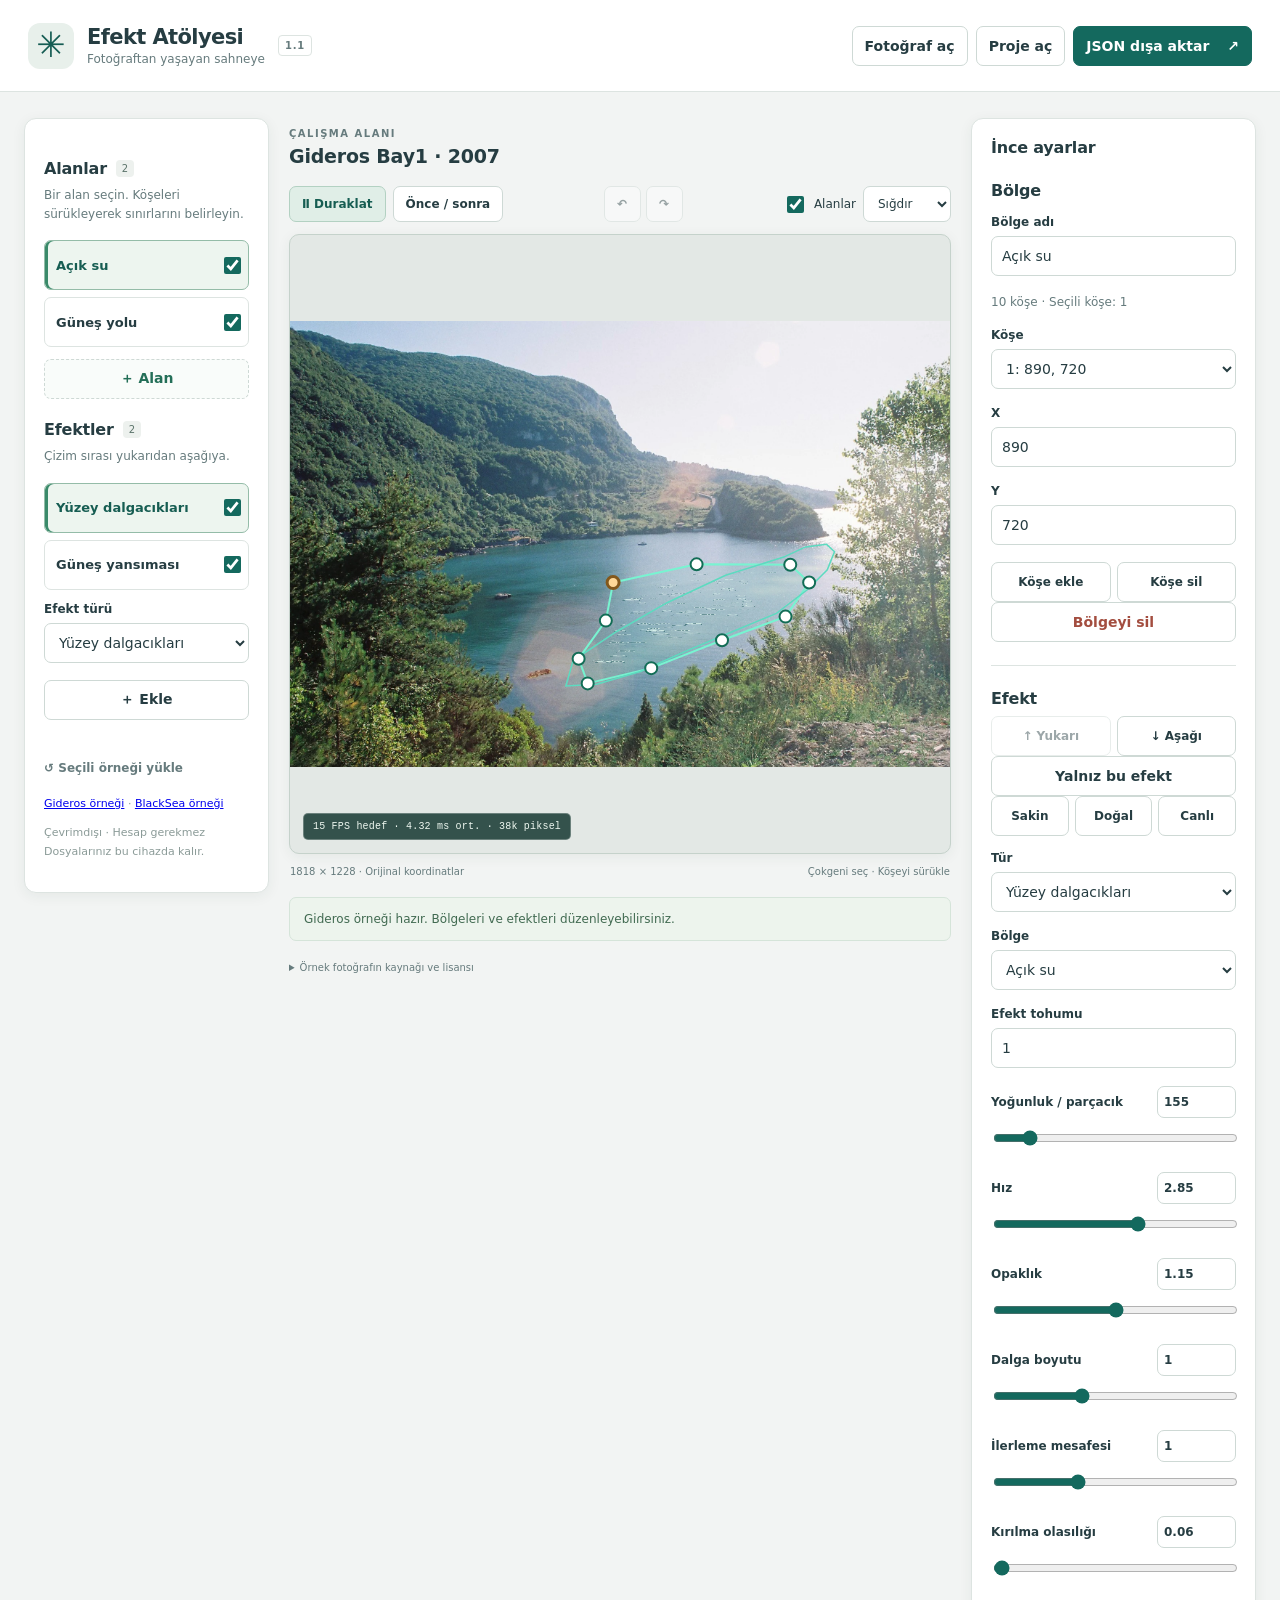
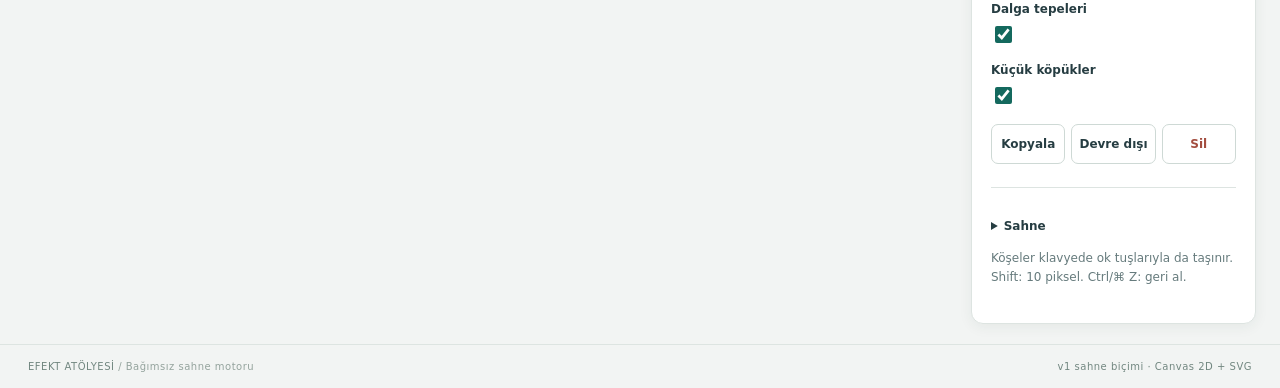
<file: index.html>
<!doctype html>
<html lang="tr">
<head>
  <meta charset="utf-8"><meta name="viewport" content="width=device-width,initial-scale=1">
  <meta name="color-scheme" content="light">
  <meta http-equiv="Content-Security-Policy" content="default-src 'self'; script-src 'self'; style-src 'self' 'unsafe-inline'; img-src 'self' data: blob:; connect-src 'self'; object-src 'none'; base-uri 'none'; form-action 'none'">
  <title>Efekt Atölyesi — Sahne düzenleyici</title>
  <link rel="icon" href="data:,">
  <link rel="stylesheet" href="styles.css">
  <script type="module" src="src/editor/main.mjs"></script>
</head>
<body>
  <header class="topbar">
    <div class="brand"><span class="brand-mark" aria-hidden="true">✳</span><div><h1>Efekt Atölyesi</h1><p>Fotoğraftan yaşayan sahneye</p></div><span class="version">1.1</span></div>
    <nav class="file-actions" aria-label="Proje işlemleri">
      <button type="button" id="open-photo">Fotoğraf aç</button><input id="photo-file" class="visually-hidden" type="file" accept="image/png,image/jpeg,image/webp,image/avif,image/gif" aria-label="Fotoğraf dosyası">
      <button type="button" id="open-project">Proje aç</button><input id="project-file" class="visually-hidden" type="file" accept=".json,application/json" aria-label="JSON proje dosyası">
      <button type="button" id="export" class="primary">JSON dışa aktar <span aria-hidden="true">↗</span></button>
    </nav>
  </header>
  <main class="workspace">
    <aside class="panel library" aria-label="Sahne katmanları">
      <section class="zone-library" aria-labelledby="zones-heading">
        <div class="section-title"><h2 id="zones-heading">Alanlar</h2><span id="zone-count" class="count">0</span></div>
        <p class="help">Bir alan seçin. Köşeleri sürükleyerek sınırlarını belirleyin.</p>
        <div id="zones" class="item-list" aria-label="Alan listesi"></div>
        <button type="button" id="add-zone" class="full dashed" title="Çokgen alan ekle">＋ Alan</button>
      </section>
      <section class="effect-library" aria-labelledby="effects-heading">
        <div class="section-title"><h2 id="effects-heading">Efektler</h2><span id="effect-count" class="count">0</span></div>
        <p class="help">Çizim sırası yukarıdan aşağıya.</p>
        <div id="effects" class="item-list" aria-label="Efekt listesi"></div>
        <div class="effect-add">
          <label class="field"><span>Efekt türü</span><select id="effect-type" title="Eklenecek efekt türü"></select></label>
          <button type="button" id="add-effect" class="full" title="Seçili alana efekt ekle">＋ Ekle</button>
        </div>
      </section>
      <div class="library-bottom"><button type="button" id="reset" class="text-button">↺ Seçili örneği yükle</button><p><a href="?example=gideros">Gideros örneği</a> · <a href="?example=blacksea">BlackSea örneği</a></p><p>Çevrimdışı · Hesap gerekmez<br>Dosyalarınız bu cihazda kalır.</p></div>
    </aside>
    <section class="stage-column" aria-label="Canlı önizleme">
      <div class="stage-heading"><div><span class="eyebrow">ÇALIŞMA ALANI</span><h2 id="photo-name">Gideros</h2></div></div>
      <div class="preview-toolbar" role="toolbar" aria-label="Görsel araçları">
        <h2 class="embedded-only">Canlı görsel</h2>
        <div class="toolbar-group"><button type="button" id="play" title="Önizlemeyi oynat veya duraklat" aria-pressed="true">Ⅱ Duraklat</button><button type="button" id="compare" title="Efektli ve orijinal görseli karşılaştır" aria-pressed="false">Önce / sonra</button></div>
        <div class="history-actions"><button type="button" id="undo" title="Geri al (Ctrl/⌘ Z)" aria-label="Geri al">↶</button><button type="button" id="redo" title="Yinele (Ctrl/⌘ Shift Z)" aria-label="Yinele">↷</button></div>
        <div class="toolbar-group"><label class="check" title="Alan sınırlarını göster"><input id="guides" type="checkbox" checked> Alanlar</label><label class="fit-control"><span class="visually-hidden">Fotoğraf yerleşimi</span><select id="fit"><option value="contain">Sığdır</option><option value="cover">Doldur</option></select></label></div>
      </div>
      <div id="preview-host" class="preview-host">
        <img id="photo" alt="Gideros örnek fotoğrafı" draggable="false">
        <svg id="guides-svg" xmlns="http://www.w3.org/2000/svg" aria-label="Bölge çokgenleri ve köşe tutamaçları"></svg>
        <span id="comparison-badge" class="comparison-badge" hidden>ÖNCE · Efektler kapalı</span>
        <div id="stats" class="stats" role="status">Motor hazırlanıyor…</div>
      </div>
      <p id="solo-status" class="help" role="status" hidden></p>
      <div class="stage-caption"><span id="dimensions">1818 × 1228 · Orijinal koordinatlar</span><span>Çokgeni seç · Köşeyi sürükle</span></div>
      <div id="status" class="status" role="status" aria-live="polite">Örnek sahne yükleniyor…</div>
      <details class="photo-credit"><summary>Örnek fotoğrafın kaynağı ve lisansı</summary><p id="credit-text"></p><p id="gideros-license"><a href="https://commons.wikimedia.org/wiki/File:Gideros_Bay1.jpg" target="_blank" rel="noreferrer">Makalp · Gideros Bay1 (2007)</a> · <a href="https://creativecommons.org/licenses/by-sa/3.0/" target="_blank" rel="license noreferrer">CC BY-SA 3.0</a>. Fotoğraf WebP olarak yeniden kodlanmıştır. Yalnızca örnek sahnedir.</p></details>
    </section>
    <aside class="panel inspector" aria-label="Bölge ve efekt ayarları">
      <div class="panel-heading"><h2>İnce ayarlar</h2></div>
      <div class="inspector-switch" aria-label="Düzenlenecek öğe"><button id="inspect-effect" type="button" aria-pressed="true">Efekt</button><button id="inspect-zone" type="button" aria-pressed="false">Alan</button></div>
      <section id="zone-inspector"></section>
      <div class="divider"></div>
      <section id="effect-inspector"></section>
      <div class="divider"></div>
      <details class="scene-settings"><summary>Sahne</summary>
      <label class="field">Sahne adı<input id="scene-name" maxlength="160"></label>
      <label class="field">Sahne tohumu<input id="scene-seed" maxlength="120" spellcheck="false"></label>
      <p class="help">Aynı tohum + aynı sahne = aynı başlangıç. Her düzenlemede önizleme başa döner.</p>
      <button type="button" id="restart" class="full">↺ Aynı tohumla baştan oynat</button>
      </details>
      <p class="help">Köşeler klavyede ok tuşlarıyla da taşınır. Shift: 10 piksel. Ctrl/⌘ Z: geri al.</p>
    </aside>
  </main>
  <footer class="app-footer"><span>EFEKT ATÖLYESİ <span class="muted">/ Bağımsız sahne motoru</span></span><span>v1 sahne biçimi · Canvas 2D + SVG</span></footer>
  <noscript>Bu yerel düzenleyiciyi kullanmak için JavaScript’i etkinleştirin.</noscript>
</body>
</html>
</file>
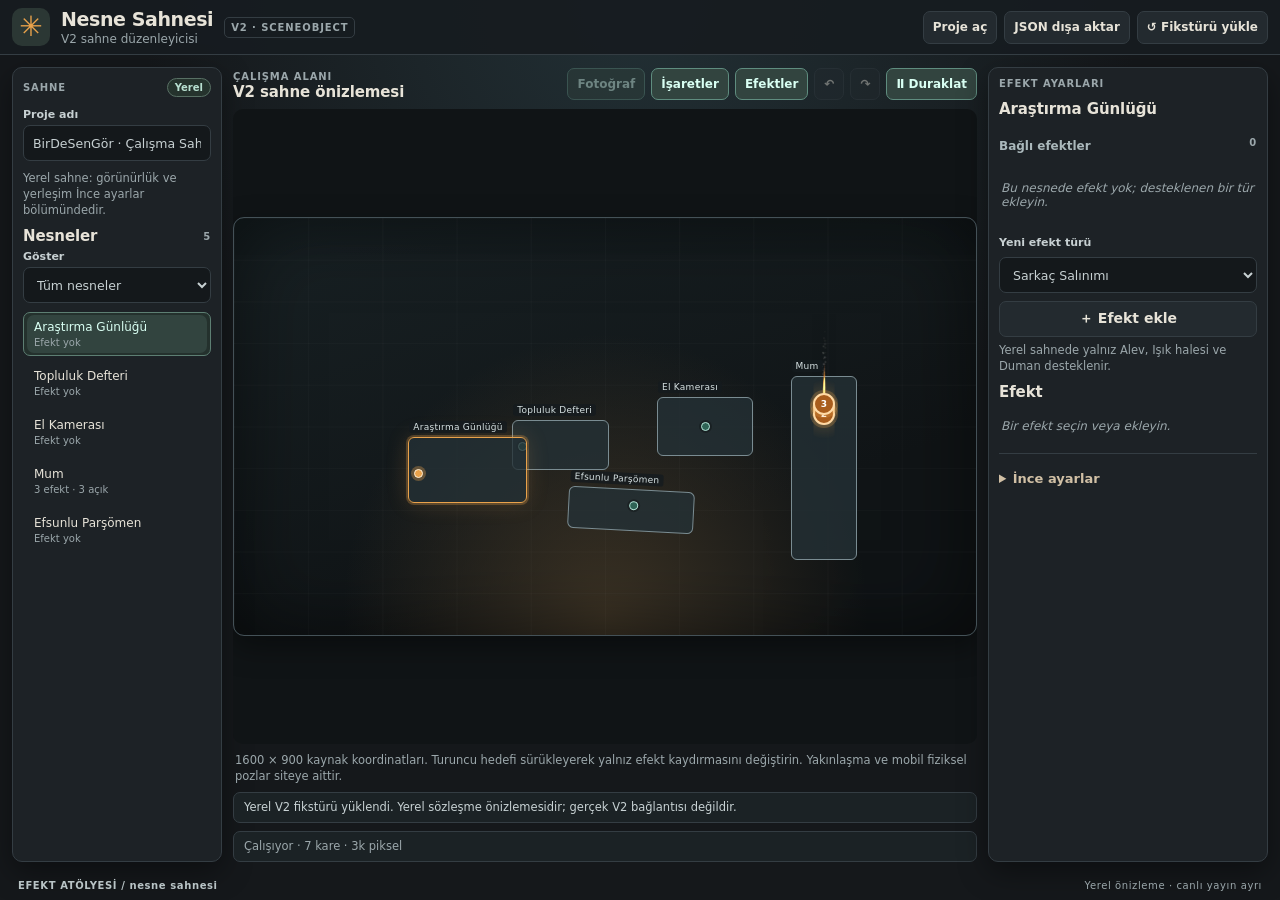
<file: scene.html>
<!doctype html>
<html lang="tr">
<head>
  <meta charset="utf-8"><meta name="viewport" content="width=device-width,initial-scale=1">
  <meta name="color-scheme" content="dark">
  <meta http-equiv="Content-Security-Policy" content="default-src 'self'; script-src 'self'; style-src 'self' 'unsafe-inline'; img-src 'self' data: blob:; connect-src 'self'; object-src 'none'; base-uri 'none'; form-action 'none'">
  <title>Efekt Atölyesi — Nesne sahnesi (yerel önizleme)</title>
  <link rel="icon" href="data:,">
  <link rel="stylesheet" href="scene.css">
  <script type="module" src="src/editor/scene-main.mjs"></script>
</head>
<body data-panel="library">
  <header class="scene-topbar">
    <div class="scene-brand">
      <span class="scene-mark" aria-hidden="true">✳</span>
      <div><h1>Nesne Sahnesi</h1><p>V2 sahne düzenleyicisi</p></div>
      <span class="scene-version">v2 · sceneObject</span>
    </div>
    <p class="scene-local-warning">Yerel önizleme · canlı yayın ayrı</p>
    <nav class="scene-actions" aria-label="Proje işlemleri">
      <button type="button" id="open-project">Proje aç</button>
      <input id="project-file" class="visually-hidden" type="file" accept=".json,application/json" aria-label="V2 JSON proje dosyası">
      <button type="button" id="export">JSON dışa aktar</button>
      <button type="button" id="reset">↺ Fikstürü yükle</button>
    </nav>
  </header>

  <main class="scene-workspace">
    <aside id="library-panel" class="scene-panel scene-library" aria-label="Sahne nesneleri ve efektler">
      <div class="scene-panel-heading"><span class="scene-eyebrow">SAHNE</span><span class="scene-local-badge">Yerel</span></div>
      <label class="scene-field">Proje adı<input id="scene-name" maxlength="160"></label>
      <p class="scene-help" id="source-note"></p>
      <div class="scene-section-title"><h2>Nesneler</h2><span id="object-count" class="scene-count">0</span></div>
      <label class="scene-field">Göster<select id="object-filter"><option value="all">Tüm nesneler</option><option value="effects">Efektliler</option></select></label>
      <div id="object-list" class="scene-list"></div>
    </aside>

    <nav class="scene-mobile-tabs" aria-label="Düzenleme panelleri" role="tablist"><button type="button" role="tab" data-mobile-panel="library" aria-controls="library-panel" aria-selected="true">Nesneler</button><button type="button" role="tab" data-mobile-panel="inspector" tabindex="-1" aria-controls="inspector-panel" aria-selected="false">Efekt ayarları</button></nav>

    <section class="scene-stage-column" aria-label="Nesne sahnesi önizlemesi">
      <div class="scene-stage-heading">
        <div><span class="scene-eyebrow">ÇALIŞMA ALANI</span><h2>V2 sahne önizlemesi</h2></div>
        <div class="scene-toolbar">
          <button type="button" id="show-photo" aria-pressed="true" disabled>Fotoğraf</button>
          <button type="button" id="show-guides" aria-pressed="true">İşaretler</button>
          <button type="button" id="show-effects" aria-pressed="true">Efektler</button>
          <button type="button" id="undo" aria-label="Geri al" title="Geri al (Ctrl/⌘ Z)">↶</button>
          <button type="button" id="redo" aria-label="Yinele" title="Yinele (Ctrl/⌘ Shift Z)">↷</button>
          <button type="button" id="play" aria-pressed="true">Ⅱ Duraklat</button>
        </div>
      </div>
      <div class="scene-stage-well">
       <div id="scene-viewport" class="scene-viewport" aria-label="Normalleştirilmiş sahne görünümü">
        <img id="scene-photo" class="scene-photo" alt="BirDeSenGör güncel çalışma odası" draggable="false" hidden>
        <div id="scene-objects" class="scene-objects"></div>
        <div id="scene-markers" class="scene-markers"></div>
       </div>
      </div>
      <p class="scene-help scene-stage-help" id="coordinate-help">1600 × 900 kaynak koordinatları. Turuncu hedefi sürükleyerek yalnız efekt kaydırmasını değiştirin. Yakınlaşma ve mobil fiziksel pozlar siteye aittir.</p>
      <div id="status" class="scene-status" role="status" aria-live="polite">Sahne yükleniyor…</div>
      <div id="preview-status" class="scene-preview-status" role="status">Önizleme hazırlanıyor…</div>
    </section>

    <aside id="inspector-panel" class="scene-panel scene-inspector" aria-label="Nesne ve efekt özellikleri">
      <div class="scene-panel-heading"><span class="scene-eyebrow">EFEKT AYARLARI</span></div>
      <h2 id="selected-object-name">Bir nesne seçin</h2>
      <div class="scene-section-title"><h3>Bağlı efektler</h3><span id="effect-count" class="scene-count">0</span></div>
      <div id="effect-list" class="scene-list"></div>
      <div id="add-effect-controls">
        <label class="scene-field"><span>Yeni efekt türü</span><select id="add-effect-type"></select></label>
        <button type="button" id="add-effect" class="scene-full">＋ Efekt ekle</button>
        <p class="scene-help">Yerel sahnede yalnız Alev, Işık halesi ve Duman desteklenir.</p>
      </div>
      <section id="effect-inspector"></section>
      <p id="site-effects-note" class="scene-help" hidden>Site kaynağında yalnız mevcut bağlı efektler düzenlenir. Yeni tür, kopya ve bağlantı eklemek site motoru entegrasyonu gerektirir.</p>
      <details id="advanced-settings" class="scene-advanced">
        <summary>İnce ayarlar</summary>
        <section id="effect-advanced"></section>
        <section id="object-inspector"></section>
        <div class="scene-divider"></div>
        <p class="scene-help" id="scene-id-line"></p>
        <label class="scene-field">Sahne tohumu<input id="scene-seed" maxlength="120" spellcheck="false"></label>
        <p class="scene-help">Aynı tohum ve parametreler aynı başlangıcı üretir. Profiller yalnız efekt parametrelerini değiştirir.</p>
      </details>
    </aside>
  </main>
  <footer class="scene-footer"><span>EFEKT ATÖLYESİ <span>/ nesne sahnesi</span></span><span>Yerel önizleme · canlı yayın ayrı</span></footer>
  <noscript>Bu yerel düzenleyiciyi kullanmak için JavaScript’i etkinleştirin.</noscript>
</body>
</html>
</file>
<file: styles.css>
:root{font-family:system-ui,-apple-system,"Segoe UI",sans-serif;color:#263d42;background:#f2f4f3;font-size:14px;--accent:#14695e;--border:#dde4e1;--muted:#667b7d;--shadow:0 3px 14px #203b3510}*{box-sizing:border-box}body{margin:0}button,input,select{font:inherit}button,select,input{min-height:40px;border:1px solid #ced9d5;border-radius:7px;background:white;color:inherit}button{padding:8px 12px;cursor:pointer;font-weight:600;transition:background .12s}button:hover{background:#edf4f1;border-color:#9db7ac}button:disabled{opacity:.45;cursor:default}button.primary{background:var(--accent);border-color:var(--accent);color:#fff}button.primary:hover{background:#0e554c}button[aria-pressed=true]{background:#e0eee7;color:#165d52;border-color:#b3d1c2}:focus-visible{outline:3px solid #e8a440;outline-offset:3px}input,select{padding:8px 10px;max-width:100%;width:100%}input[type=checkbox]{width:17px;height:17px;min-height:0;accent-color:var(--accent);cursor:pointer}input[type=range]{padding:0;min-height:26px;accent-color:var(--accent)}.topbar{min-height:92px;background:#fff;border-bottom:1px solid var(--border);display:flex;align-items:center;justify-content:space-between;padding:18px 28px;gap:20px}.brand{display:flex;gap:13px;align-items:center}.brand-mark{font-size:35px;line-height:1;color:#155c53;background:#e8f0eb;width:46px;height:46px;border-radius:12px;display:grid;place-items:center}h1{font-size:21px;letter-spacing:-.6px;margin:0}h2{font-size:16px;margin:0;letter-spacing:-.2px}.brand p{margin:3px 0 0;font-size:12px;color:var(--muted)}.version{font-size:10px;letter-spacing:.8px;font-weight:700;border:1px solid var(--border);border-radius:4px;padding:4px 6px;white-space:nowrap;color:var(--muted)}.file-actions{display:flex;gap:8px;flex-wrap:wrap}.file-actions .primary span{margin-left:13px}.workspace{max-width:1920px;margin:auto;padding:26px 24px 20px;display:grid;grid-template-columns:245px minmax(300px,1fr) 285px;gap:20px;align-items:start}.panel{background:white;border:1px solid var(--border);box-shadow:var(--shadow);border-radius:12px;padding:19px;min-width:0}.panel-heading{display:flex;align-items:center;justify-content:space-between;gap:8px;margin-bottom:24px}.eyebrow{font-size:10px;font-weight:750;letter-spacing:1.5px;color:var(--muted)}.local-badge{font-size:10px;color:#4d7563;white-space:nowrap}.local-badge i{display:inline-block;background:#52957c;width:5px;height:5px;border-radius:50%;margin-right:4px}.field{display:flex;flex-direction:column;gap:7px;font-size:12px;font-weight:600;margin-bottom:17px}.field input,.field select{font-size:14px;font-weight:400}.section-title{display:flex;align-items:center;gap:9px;margin:21px 0 8px}.count{font-size:10px;background:#edf1ee;color:#5c746b;border-radius:4px;padding:3px 6px}.help{font-size:12px;line-height:1.6;color:var(--muted);margin:8px 0 16px}.item-list{display:grid;gap:7px;margin-bottom:12px}.list-row{display:flex;align-items:center;gap:6px;border:1px solid var(--border);border-radius:7px;background:#fff;padding:4px}.list-row.selected{background:#edf5ef;border-color:#94bca8;box-shadow:inset 3px 0 #3a8a6a}.list-row .row-select{flex:1;min-width:0;text-align:left;border:0;background:transparent;font-size:13px;font-weight:600;padding:7px;overflow:hidden;text-overflow:ellipsis}.row-select small{display:block;font-size:10px;color:var(--muted);font-weight:400;margin-top:4px}.row-toggle{display:grid;place-items:center;min-width:30px}.swatch{display:inline-block;width:8px;height:8px;border-radius:2px;margin-right:7px;background:#3caa8b}.list-row:nth-child(even) .swatch{background:#d6a252}.full{width:100%}.dashed{border-style:dashed;color:#246f58;background:#f9fcfa}.divider{height:1px;background:var(--border);margin:23px 0}.library-bottom{margin-top:32px}.text-button{border:0;background:transparent;padding:0;min-height:32px;color:var(--muted);text-align:left;font-size:12px}.library-bottom p{font-size:11px;line-height:1.7;color:#8b9b98}.stage-column{min-width:0}.stage-heading{display:flex;justify-content:space-between;align-items:center;min-height:55px;margin-bottom:13px}.stage-heading h2{font-size:19px;margin-top:5px}.history-actions{display:flex;gap:5px}.history-actions button{font-size:21px;min-width:37px;padding:1px 8px}.preview-toolbar{display:flex;justify-content:space-between;gap:10px;align-items:center;margin:0 0 12px;flex-wrap:wrap}.toolbar-group{display:flex;gap:7px;align-items:center}.preview-toolbar button,.preview-toolbar select{font-size:12px;min-height:36px}.check{display:flex;gap:7px;align-items:center;font-size:12px;white-space:nowrap}.fit-control select{width:88px}.preview-host{position:relative;width:100%;height:clamp(360px,51vw,620px);overflow:hidden;background:#e3e8e5;border:1px solid #c5d2cb;border-radius:10px;box-shadow:var(--shadow);isolation:isolate}.preview-host>img{display:block;position:absolute;inset:0;width:100%;height:100%;object-fit:contain;object-position:50% 50%;user-select:none}.preview-host>svg{position:absolute;inset:0;width:100%;height:100%;z-index:2;overflow:hidden;touch-action:none;pointer-events:none}.zone-polygon{stroke:#5ddbc0;stroke-width:1.5;fill:#42b99c08;pointer-events:all;cursor:pointer;vector-effect:non-scaling-stroke}.zone-polygon.is-selected{stroke:#78f4d1;stroke-width:2;fill:#42b99c15}.vertex{fill:#fff;stroke:#126d56;stroke-width:2;pointer-events:all;cursor:grab;outline:none}.vertex.selected,.vertex:focus{fill:#ffd898;stroke:#83581c;stroke-width:3}.vertex:active{cursor:grabbing}.stats{position:absolute;bottom:13px;left:13px;z-index:3;border:1px solid #ffffff45;background:#193a34dc;color:#eff8f1;font:10px ui-monospace,monospace;letter-spacing:.2px;padding:7px 9px;border-radius:5px;pointer-events:none}.comparison-badge{position:absolute;top:13px;left:13px;z-index:3;background:#fff2cf;color:#674c12;font-size:11px;font-weight:700;padding:7px 10px;border-radius:5px;pointer-events:none}.stage-caption{display:flex;justify-content:space-between;gap:10px;font-size:10px;color:var(--muted);padding:12px 1px}.status{padding:12px 14px;border:1px solid #d5e4d9;background:#edf4ed;color:#416a51;border-radius:7px;font-size:12px;line-height:1.5;margin-top:8px;min-height:43px}.status.error{background:#fff1ea;border-color:#edbda9;color:#8d3926}.photo-credit{font-size:10px;color:var(--muted);margin:18px 0;line-height:1.7}.photo-credit summary{cursor:pointer}.photo-credit a{color:inherit}#zone-inspector h2,#effect-inspector h2{margin-bottom:8px}.inspector .field{margin-top:15px}.inspector .button-row{display:flex;gap:6px;flex-wrap:wrap}.inspector .button-row button{flex:1;font-size:12px;padding:7px;white-space:nowrap}.danger{color:#a34d3f}.param{margin:18px 0}.param-line{display:flex;justify-content:space-between;align-items:center;gap:10px;font-size:12px;font-weight:600;margin-bottom:5px}.param-line input{width:79px;min-height:32px;padding:4px 6px;font-variant-numeric:tabular-nums}.param-line label{flex:1}.empty{font-size:12px;color:var(--muted);padding:14px 8px;border:1px dashed var(--border);border-radius:7px;line-height:1.6}.app-footer{display:flex;justify-content:space-between;gap:20px;padding:16px 28px;border-top:1px solid var(--border);color:#728780;font-size:10px;letter-spacing:.5px}.muted{color:#94a39d}.visually-hidden{position:absolute;width:1px;height:1px;padding:0;margin:-1px;overflow:hidden;clip:rect(0,0,0,0);white-space:nowrap;border:0}button[hidden],[hidden]{display:none!important}@media(min-width:1600px){.preview-host{height:680px}}@media(max-width:1180px){.workspace{grid-template-columns:210px minmax(300px,1fr);gap:16px;padding:20px 16px}.panel{padding:15px}.inspector{grid-column:1/-1;display:grid;grid-template-columns:1fr 1.4fr 1fr;gap:22px}.inspector>.divider{display:none}.inspector>section{min-width:0}.inspector>.field{grid-column:3;grid-row:1;align-self:start}.inspector>.help,.inspector>#restart{grid-column:3}.inspector #effect-inspector{grid-column:2;grid-row:1/6}.inspector #zone-inspector{grid-row:1/6}.preview-host{height:510px}}@media(max-width:700px){.topbar{padding:16px;align-items:start;flex-direction:column;gap:14px}.brand .version{margin-left:8px}.file-actions{width:100%}.file-actions button{flex:1;font-size:12px;padding:8px}.file-actions .primary span{margin:0}.workspace{display:flex;flex-direction:column;padding:15px 12px;gap:16px}.stage-column{width:100%;order:0}.library{order:1;width:100%}.inspector{order:2;width:100%;display:block}.preview-host{height:440px}.stage-heading{min-height:46px}.stage-heading h2{font-size:17px}.toolbar-group{gap:5px}.preview-toolbar{gap:8px}.preview-toolbar button{padding:7px}.stage-caption{font-size:9px}.stage-caption span:last-child{display:none}.inspector>.divider{display:block}.app-footer{padding:15px;font-size:9px;flex-direction:column;gap:7px}.stats{font-size:9px;left:8px;bottom:8px}.library-bottom{margin-top:18px}}

.embedded-only{display:none}
.scene-settings{margin-top:20px;font-size:12px}
.scene-settings summary{cursor:pointer;font-weight:600;padding:8px 0}
/* The Admin iframe owns one viewport; lists and inspector own their scrolling. */
html:has(body.embedded),body.embedded{height:100%;overflow:hidden}
body.embedded .topbar,body.embedded .app-footer,body.embedded .library-bottom,
body.embedded .help,body.embedded .photo-credit,body.embedded .stage-heading,
body.embedded .stage-caption{display:none}
body.embedded .workspace{height:100dvh;min-height:0;max-width:none;margin:0;padding:6px;gap:6px;display:grid;grid-template-columns:clamp(120px,10vw,170px) clamp(136px,11vw,180px) minmax(0,1fr) clamp(210px,19vw,290px);align-items:stretch;overflow:hidden}
body.embedded .library{display:contents}
body.embedded .zone-library,body.embedded .effect-library,body.embedded .inspector{min-width:0;min-height:0;background:#fff;border:1px solid var(--border);border-radius:6px;padding:8px;box-shadow:none}
body.embedded .zone-library,body.embedded .effect-library{display:flex;flex-direction:column;overflow:hidden}
body.embedded .section-title{flex:none;margin:0 0 8px;justify-content:space-between}
body.embedded h2{font-size:13px;letter-spacing:0}
body.embedded .item-list{display:flex;flex-direction:column;flex:1;min-height:0;overflow-y:auto;overflow-x:hidden;overscroll-behavior:contain;gap:4px;margin-bottom:8px}
body.embedded .list-row{flex:none;padding:2px;gap:2px;border-radius:4px}
body.embedded .list-row .row-select{min-height:29px;padding:4px;font-size:12px;white-space:nowrap}
body.embedded .list-row input{flex:none;width:15px;height:15px;margin:3px}
body.embedded button,body.embedded select,body.embedded input{min-height:30px;border-radius:4px;font-size:12px;padding:4px 6px}
body.embedded input[type=checkbox]{min-height:0;padding:0}
body.embedded .zone-library>button,body.embedded .effect-add{flex:none}
body.embedded .effect-add{display:grid;gap:5px}
body.embedded .effect-add .field{margin:0;gap:4px;font-size:11px}
body.embedded .stage-column{min-width:0;min-height:0;display:flex;flex-direction:column;overflow:hidden}
body.embedded .preview-toolbar{flex:none;justify-content:start;gap:5px;margin:0 0 6px;min-height:30px}
body.embedded .preview-toolbar h2{display:block;margin-right:auto}
body.embedded .toolbar-group{gap:4px}
body.embedded .preview-toolbar button,body.embedded .preview-toolbar select{min-height:28px;font-size:11px;padding:3px 5px}
body.embedded .history-actions{gap:3px}
body.embedded .history-actions button{min-width:27px;font-size:18px;padding:0 4px}
body.embedded .fit-control select{width:70px}
body.embedded .check{font-size:11px;gap:3px}
body.embedded .preview-host{flex:1;min-height:0;height:auto;width:100%;border-radius:6px;box-shadow:none}
body.embedded .stats{font-size:9px;left:7px;bottom:7px;padding:4px 6px}
body.embedded .status{flex:none;min-height:0;line-height:18px;height:20px;margin:3px 0 0;padding:0 4px;border:0;border-radius:3px;font-size:11px;overflow:hidden;text-overflow:ellipsis;white-space:nowrap;background:transparent}
body.embedded .status:not(.error){position:absolute;width:1px;height:1px;padding:0;margin:-1px;clip:rect(0,0,0,0);overflow:hidden}
body.embedded .inspector{grid-column:4;grid-row:1;display:block;overflow:auto;overscroll-behavior:contain}
body.embedded .inspector .panel-heading{margin:0 0 8px}
.inspector-switch{display:none}
body.embedded .inspector-switch{display:grid;grid-template-columns:1fr 1fr;gap:4px;margin-bottom:9px}
body.embedded .inspector-switch button{font-size:12px;min-height:29px}
body.embedded[data-inspector=zone] #effect-inspector,body.embedded[data-inspector=effect] #zone-inspector{display:none}
body.embedded .inspector>.divider{display:none}
body.embedded .inspector .field{margin:9px 0;gap:4px;font-size:11px}
body.embedded .inspector .field input,body.embedded .inspector .field select{font-size:12px}
body.embedded .inspector .param{margin:10px 0}
body.embedded .param-line{font-size:11px;margin-bottom:2px;gap:5px}
body.embedded .param-line input{min-height:26px;width:65px}
body.embedded input[type=range]{min-height:20px;padding:0}
body.embedded .inspector .button-row{gap:4px}
body.embedded .inspector .button-row button{padding:4px;font-size:11px;white-space:normal}
body.embedded .scene-settings{border-top:1px solid var(--border);margin-top:12px}
body.embedded .empty{padding:7px;font-size:11px;line-height:1.5}
@media(max-width:1100px){body.embedded .workspace{grid-template-columns:116px 132px minmax(0,1fr) 210px;gap:5px;padding:5px}body.embedded .preview-toolbar h2{flex-basis:100%;line-height:20px}body.embedded .zone-library,body.embedded .effect-library,body.embedded .inspector{padding:6px}}
/* Very narrow embeds keep every column reachable through one horizontal owner. */
@media(max-width:760px){body.embedded .workspace{grid-template-columns:100px 116px minmax(230px,1fr) 200px;overflow-x:auto}body.embedded .inspector{grid-column:4;grid-row:1}}

/* Keep the active solo-effect indicator visible without restoring verbose help text. */
body.embedded #solo-status:not([hidden]){display:block;flex:none;margin:0 0 4px;padding:2px 6px;border-radius:4px;background:#e7f3eb;color:#155d4d;font-size:11px;line-height:18px}
</file>
<file: scene.css>
:root{
  color-scheme:dark;font-family:system-ui,-apple-system,"Segoe UI",sans-serif;font-size:14px;
  color:#e7e3d8;background:#15181b;--bg:#15181b;--panel:#1d2226;--panel-2:#232a2f;
  --line:#343d43;--muted:#9ba7ab;--accent:#e9a24b;--accent-2:#65b7a4;--danger:#e07a6b;
  --shadow:0 10px 30px #0006;
}
*{box-sizing:border-box}
html,body{margin:0;min-height:100%;background:
  radial-gradient(circle at 50% 0,#223035 0,transparent 45%),var(--bg);overflow-x:hidden}
body{color:var(--text,#e7e3d8)}
button,input,select{font:inherit;color:inherit}
[hidden]{display:none!important}
button{min-height:36px;border:1px solid var(--line);border-radius:7px;background:var(--panel-2);padding:7px 11px;cursor:pointer;font-weight:600;transition:background .12s,border-color .12s}
button:hover:not(:disabled){background:#2c353b;border-color:#526169}
button:disabled{opacity:.42;cursor:default}
button[aria-pressed=true]{background:#32443f;border-color:#5f8d7f;color:#d9fff3}
input,select{width:100%;max-width:100%;min-height:36px;border:1px solid var(--line);border-radius:7px;background:#14181b;padding:7px 9px}
input[type=checkbox]{width:17px;height:17px;min-height:0;accent-color:var(--accent-2)}
button:focus-visible,input:focus-visible,select:focus-visible,.scene-marker:focus-visible{outline:3px solid var(--accent);outline-offset:2px}
h1{margin:0;font-size:19px;letter-spacing:-.4px}
h2{margin:0;font-size:15px;letter-spacing:-.1px}
.visually-hidden{position:absolute!important;width:1px!important;height:1px!important;padding:0!important;margin:-1px!important;overflow:hidden!important;clip:rect(0 0 0 0)!important;white-space:nowrap!important;border:0!important}

.scene-topbar{display:flex;align-items:center;gap:18px;flex-wrap:wrap;padding:12px 18px;border-bottom:1px solid var(--line);background:#171c20f2;position:sticky;top:0;z-index:20}
.scene-brand{display:flex;align-items:center;gap:11px;min-width:0}
.scene-mark{display:grid;place-items:center;width:38px;height:38px;border-radius:10px;background:#2b3734;color:var(--accent);font-size:28px;line-height:1;flex:none}
.scene-brand h1{white-space:nowrap}
.scene-brand p{margin:2px 0 0;color:var(--muted);font-size:12px}
.scene-version,.scene-eyebrow,.scene-count{font-size:10px;letter-spacing:.09em;font-weight:700;color:var(--muted);text-transform:uppercase}
.scene-version{border:1px solid var(--line);border-radius:5px;padding:4px 6px;white-space:nowrap}
.scene-local-warning{margin:0 auto;padding:7px 10px;border:1px solid #77552f;border-radius:7px;background:#332718;color:#f4c989;font-size:12px;text-align:center;max-width:520px}
.scene-actions{display:flex;gap:7px;flex-wrap:wrap;justify-content:flex-end;margin-left:auto}
.scene-actions button{min-height:33px;padding:5px 9px;font-size:12px}

.scene-workspace{width:100%;max-width:1920px;margin:0 auto;padding:12px;display:grid;grid-template-columns:minmax(0,228px) minmax(0,1fr) minmax(0,272px);gap:11px;align-items:start}
.scene-panel{background:var(--panel);border:1px solid var(--line);border-radius:10px;padding:13px;min-width:0;box-shadow:var(--shadow)}
.scene-panel-heading{display:flex;align-items:center;justify-content:space-between;gap:8px;margin-bottom:11px}
.scene-local-badge{font-size:10px;font-weight:700;border:1px solid #587064;border-radius:999px;padding:3px 7px;background:#25332d;color:#b8e0d1}
.scene-section-title{display:flex;align-items:center;justify-content:space-between;gap:8px;margin:8px 0 5px}
.scene-help{margin:5px 0 9px;color:var(--muted);font-size:11.5px;line-height:1.4}
.scene-divider{height:1px;background:var(--line);margin:13px 0}
.scene-field,.scene-inspector .field{display:block;margin:0 0 9px;font-size:11px;font-weight:700;color:#c7d0d2}
.scene-field>span,.scene-inspector .field>span{display:block;margin-bottom:4px}
.scene-field input,.scene-field select,.scene-inspector .field input,.scene-inspector .field select{margin-top:4px;font-size:12.5px;font-weight:400}
.scene-list{display:flex;flex-direction:column;gap:5px;margin-bottom:9px}
.scene-list-row{display:flex;align-items:center;gap:5px;min-width:0;border:1px solid transparent;border-radius:7px;padding:2px 3px}
.scene-list-row.selected{border-color:#5d7f73;background:#24312d}
.scene-row-select{flex:1;min-width:0;min-height:31px;padding:5px 7px;text-align:left;background:transparent;border:0;font-weight:500;font-size:12px;overflow:hidden;text-overflow:ellipsis;white-space:normal;overflow-wrap:anywhere}
.scene-row-select:hover{background:#2a3437}
.scene-row-meta{display:block;margin-top:3px;flex:none;font-size:10px;color:var(--muted);white-space:nowrap}
.scene-row-check{flex:none;display:grid;place-items:center;padding:0 3px}
.scene-full{width:100%}
.scene-empty{color:var(--muted);font-size:12px;font-style:italic;padding:6px 2px}

.scene-stage-column{min-width:0;display:flex;flex-direction:column;gap:8px}
.scene-stage-well{display:grid;place-items:center;min-height:0;aspect-ratio:16/9;max-height:760px;background:#101416;border-radius:10px;overflow:hidden}
.scene-stage-well .scene-viewport{min-height:0;max-height:none}
.scene-photo{position:absolute;inset:0;width:100%;height:100%;object-fit:fill;pointer-events:none}
.scene-photo[hidden]{display:none}
.has-photo.scene-viewport::before{display:none}
.has-photo .scene-object{background:transparent;border-color:#c4d7d43d;box-shadow:none}
.has-photo .scene-object.selected{border-color:var(--accent);box-shadow:0 0 0 1px #e9a24b55}
.has-photo .scene-object:not(.selected) .scene-object-anchor,.has-photo .scene-object:not(.selected) .scene-object-label{visibility:hidden}
.hide-guides .scene-object{border-color:transparent!important;box-shadow:none!important}
.hide-guides .scene-object-label,.hide-guides .scene-object-anchor,.hide-guides .scene-markers{visibility:hidden}
.scene-stage-heading{display:flex;align-items:center;justify-content:space-between;gap:10px;flex-wrap:wrap}
.scene-toolbar{display:flex;gap:6px;flex-wrap:wrap}
.scene-toolbar button{min-height:32px;padding:5px 9px;font-size:12px}
.scene-viewport{position:relative;width:100%;aspect-ratio:16/9;max-height:min(74vh,760px);min-height:190px;border:1px solid #445157;border-radius:11px;overflow:hidden;
  background:
   radial-gradient(ellipse at 50% 95%,#3b3224 0,transparent 50%),
   linear-gradient(160deg,#182124,#101416 70%);
  box-shadow:var(--shadow),inset 0 0 80px #0008}
.scene-viewport::before{content:"";position:absolute;inset:0;pointer-events:none;background-image:linear-gradient(#ffffff08 1px,transparent 1px),linear-gradient(90deg,#ffffff08 1px,transparent 1px);background-size:10% 10%;opacity:.7}
.scene-objects,.scene-markers{position:absolute;inset:0}
.scene-objects{z-index:1}
.scene-markers{z-index:5;pointer-events:none}
.scene-object{position:absolute;transform-origin:center;overflow:visible;border:1px solid #7a8c92;border-radius:6px;background:#243136c9;color:#e9eff0;cursor:pointer;min-width:8px;min-height:8px;transition:border-color .12s,box-shadow .12s}
.scene-object:hover{border-color:#b8d4d9}
.scene-object.selected{border-color:var(--accent);box-shadow:0 0 0 2px #e9a24b44,0 0 22px #e9a24b2e}
.scene-object.is-hidden{opacity:.32;border-style:dashed;background:transparent}
.scene-object-label{position:absolute;left:0;top:-17px;max-width:100%;overflow:hidden;text-overflow:ellipsis;white-space:nowrap;font-size:9px;letter-spacing:.03em;color:#d7e2e3;background:#151b1ecc;border-radius:3px;padding:1px 4px;pointer-events:none}
.scene-object-anchor{position:absolute;width:9px;height:9px;margin:-4.5px 0 0 -4.5px;border-radius:50%;border:1px solid #b7e7da;background:#2e6355;pointer-events:none;box-shadow:0 0 0 2px #0004}
.scene-object-anchor.is-selected{background:var(--accent);border-color:#fff1d8;box-shadow:0 0 0 3px #e9a24b55}
.scene-marker{position:absolute;transform:translate(-50%,-50%);pointer-events:auto;min-height:0;width:22px;height:22px;padding:0;border-radius:50%;border:2px solid #ffd9a4;background:#a95d1d;color:#fff;font-size:9px;font-weight:800;box-shadow:0 0 0 3px #e9a24b3d;cursor:grab;touch-action:none}
.scene-marker::after{content:"";position:absolute;inset:-8px;border-radius:50%}
.scene-marker.is-selected{z-index:3;background:var(--accent);color:#2b1703;cursor:grabbing}
.scene-marker.is-off{background:#596267;border-color:#9aa4a8;opacity:.62}
.scene-stage-help{margin:0 2px}
.scene-status,.scene-preview-status{border:1px solid var(--line);border-radius:7px;background:#1b2225;padding:7px 10px;font-size:11.5px;min-height:31px;color:#c8d2d4}
.scene-status.error{border-color:#7c3f38;background:#3a2221;color:#ffc4ba}
.scene-preview-status{color:var(--muted)}

.scene-inspector{max-height:calc(100dvh - 118px);overflow:auto}
.scene-inspector h3{margin:13px 0 5px;font-size:11px;letter-spacing:.08em;text-transform:uppercase;color:#aab8bb}
.scene-inspector .scene-field,.scene-inspector .field{margin-bottom:8px}
.scene-param{border-top:1px solid #30393e;padding-top:8px;margin-top:8px}
.scene-param-line{display:grid;grid-template-columns:minmax(0,1fr) 84px;align-items:center;gap:8px}
.scene-param-line label{font-size:11px;color:#c7d0d2;overflow-wrap:anywhere}
.scene-param input{min-height:32px}
.scene-button-row{display:flex;gap:6px;flex-wrap:wrap;margin-top:10px}
.scene-button-row button{flex:1;min-width:72px;font-size:11.5px}
button.scene-danger{border-color:#7c4a43;color:#ffc7bd}
button.scene-danger:hover{background:#492b28}
.scene-location{margin:7px 0;padding:7px;border:1px dashed #4b585e;border-radius:6px;background:#171d20;font-size:11px;color:#a9d8ca;line-height:1.45}
.scene-location strong{color:#e9b06c}
.scene-footer{display:flex;justify-content:space-between;gap:10px;flex-wrap:wrap;padding:10px 18px 16px;color:var(--muted);font-size:10px;letter-spacing:.06em}
.scene-footer span:first-child{color:#b9c4c6;font-weight:700}


.scene-mobile-tabs{display:none}
.scene-effect-title{font-size:17px;margin:12px 0 8px;color:#f1c891;font-weight:600}
.scene-profiles{display:flex;gap:5px;margin:8px 0 14px}
.scene-profiles button{flex:1;padding:7px 4px;font-size:12px}
.scene-profile-state{color:var(--accent);font-size:12px}
.scene-slider{margin:14px 0}
.scene-slider-title{display:flex;align-items:center;justify-content:space-between;gap:10px;font-size:12px}
.scene-slider output{font-variant-numeric:tabular-nums;color:#e9be85;font-size:12px}
input[type=range]{accent-color:var(--accent);background:transparent;border:0;padding:0;min-height:30px;cursor:pointer}
.scene-advanced{border-top:1px solid var(--line);margin-top:14px;padding-top:10px}
.scene-advanced summary{cursor:pointer;padding:7px 0;color:#d1c0a5;font-size:13px;font-weight:600}
.scene-advanced summary:focus-visible{outline:2px solid var(--accent);outline-offset:2px}
.scene-inspector .field:has(input[type=checkbox]){display:flex;align-items:center;justify-content:space-between;min-height:32px}
.scene-inspector .field:has(input[type=checkbox]) span{margin:0}
.scene-inspector .field:has(input[type=checkbox]) input{margin:0}
.scene-inspector h3{letter-spacing:0;text-transform:none;font-size:12px}
.scene-inspector .scene-row-select{white-space:normal}
body.embedded .scene-topbar,body.embedded .scene-footer{display:none}
body{height:100dvh;display:flex;flex-direction:column;overflow:hidden}
.scene-topbar,.scene-footer{flex:none}
.scene-workspace{flex:1;min-height:0;align-items:stretch;grid-template-columns:minmax(0,240px) minmax(0,1fr) minmax(0,300px)}
.scene-panel{height:100%;max-height:100%;overflow:auto;overscroll-behavior:contain}
.scene-stage-column{min-height:0;overflow:hidden}
.scene-stage-heading,.scene-stage-help,.scene-status,.scene-preview-status{flex:none}
.scene-stage-well{flex:1;aspect-ratio:auto;max-height:none}
.scene-viewport{max-height:none;min-height:0}
.scene-footer{padding:6px 18px 9px}
body.embedded .scene-workspace{padding:8px;gap:8px}
@media(max-width:1400px) and (min-width:761px){
  .scene-workspace{grid-template-columns:minmax(0,210px) minmax(0,1fr) minmax(0,280px)}
  .scene-panel{padding:10px}
  .scene-topbar{padding:8px 12px}
  .scene-local-warning{display:none}
}
@media(max-width:1040px) and (min-width:761px){
  .scene-workspace{grid-template-columns:minmax(0,175px) minmax(0,1fr) minmax(0,245px)}
  .scene-panel{padding:8px}
  .scene-toolbar{gap:4px}
}
@media(max-width:760px){
  .scene-topbar{position:static;padding:8px 10px;gap:7px}
  .scene-brand p,.scene-brand .scene-version,.scene-local-warning,.scene-footer{display:none}
  .scene-brand h1{font-size:16px}
  .scene-mark{width:28px;height:28px;font-size:22px}
  .scene-actions{width:100%;justify-content:stretch}
  .scene-actions button{flex:1;font-size:11px;padding:5px}
  .scene-workspace,body.embedded .scene-workspace{display:grid;grid-template-columns:minmax(0,1fr);grid-template-rows:minmax(200px,38%) 40px minmax(0,1fr);gap:6px;padding:6px}
  .scene-stage-column{grid-row:1;order:0;width:100%;gap:4px}
  .scene-stage-heading{gap:5px}
  .scene-stage-heading>div:first-child{display:none}
  .scene-toolbar{gap:4px;width:100%}
  .scene-toolbar button{padding:5px 7px;min-height:32px;font-size:11px}
  .scene-stage-help,.scene-preview-status{display:none}
  .scene-status{font-size:11px;min-height:26px;padding:4px 7px}
  .scene-viewport{min-height:0;border-radius:6px}
  .scene-mobile-tabs{grid-row:2;display:flex;gap:6px}
  .scene-mobile-tabs button{flex:1;min-width:0}
  .scene-mobile-tabs [aria-selected=true]{border-color:var(--accent);background:#3b3022;color:#f6d3a3}
  .scene-library,.scene-inspector{grid-row:3;grid-column:1;height:100%;min-height:0;max-height:100%;padding:10px;overflow:auto}
  body[data-panel=library] .scene-inspector,body[data-panel=inspector] .scene-library{display:none}
  .scene-row-select{min-height:44px}
  .scene-profiles button{min-height:40px}
  input[type=range]{min-height:40px}
}
@media(prefers-reduced-motion:reduce){*{transition:none!important}}
</file>
